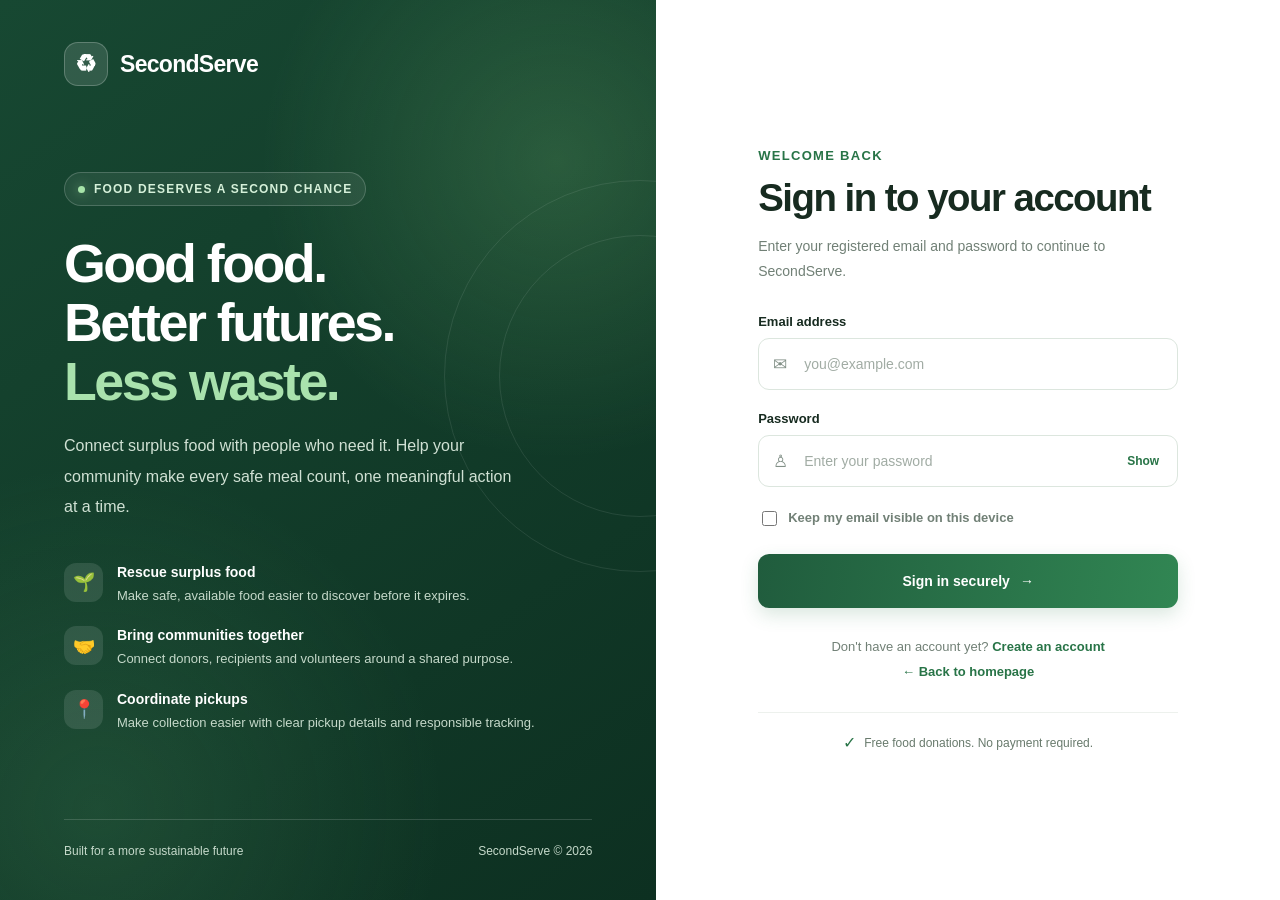
<file: src/main/resources/static/login.html>
<!DOCTYPE html>
<html lang="en">
<head>
    <meta charset="UTF-8">
    <meta name="viewport" content="width=device-width, initial-scale=1.0">

    <meta name="theme-color" content="#123d2a">
    <meta name="description"
          content="Sign in to SecondServe to rescue surplus food and connect it with people who need it.">

    <title>Sign In | SecondServe</title>

    <style>
        :root {
            --green-950: #123d2a;
            --green-900: #174832;
            --green-800: #205c3d;
            --green-700: #287447;
            --green-600: #318653;
            --green-100: #e5f4e8;
            --green-50: #f3faf4;
            --text: #172b20;
            --muted: #718076;
            --border: #dce6de;
            --white: #ffffff;
            --danger: #b42318;
            --success: #187444;
            --shadow: 0 24px 70px rgba(18, 61, 42, 0.12);
        }

        * {
            box-sizing: border-box;
        }

        body {
            margin: 0;
            min-height: 100vh;
            font-family: Inter, "Segoe UI", Arial, sans-serif;
            color: var(--text);
            background: #f7faf7;
        }

        a {
            color: inherit;
        }

        button,
        input {
            font: inherit;
        }

        button,
        a {
            -webkit-tap-highlight-color: transparent;
        }

        .page-shell {
            min-height: 100vh;
            display: grid;
            grid-template-columns: minmax(0, 1fr) minmax(420px, 0.95fr);
        }

        /* Brand panel */

        .brand-panel {
            position: relative;
            display: flex;
            flex-direction: column;
            justify-content: space-between;
            overflow: hidden;
            padding: 42px clamp(28px, 5vw, 76px);
            color: white;
            background:
                radial-gradient(
                    circle at 85% 18%,
                    rgba(120, 190, 119, 0.23),
                    transparent 32%
                ),
                radial-gradient(
                    circle at 15% 90%,
                    rgba(91, 166, 112, 0.18),
                    transparent 35%
                ),
                linear-gradient(145deg, #174832, #0d3021);
        }

        .brand-panel::before,
        .brand-panel::after {
            content: "";
            position: absolute;
            border: 1px solid rgba(255, 255, 255, 0.09);
            border-radius: 50%;
            pointer-events: none;
        }

        .brand-panel::before {
            width: 390px;
            height: 390px;
            right: -180px;
            top: 20%;
        }

        .brand-panel::after {
            width: 280px;
            height: 280px;
            right: -125px;
            top: calc(20% + 55px);
        }

        .brand,
        .brand-content,
        .brand-footer {
            position: relative;
            z-index: 1;
        }

        .brand {
            display: inline-flex;
            align-items: center;
            gap: 12px;
            width: fit-content;
            text-decoration: none;
            font-size: 23px;
            font-weight: 800;
            letter-spacing: -0.7px;
        }

        .brand-mark {
            display: grid;
            place-items: center;
            width: 44px;
            height: 44px;
            border: 1px solid rgba(255, 255, 255, 0.22);
            border-radius: 14px;
            background: rgba(255, 255, 255, 0.12);
            font-size: 24px;
        }

        .brand-content {
            max-width: 560px;
            padding: 58px 0;
        }

        .eyebrow {
            display: inline-flex;
            align-items: center;
            gap: 9px;
            padding: 9px 13px;
            border: 1px solid rgba(255, 255, 255, 0.18);
            border-radius: 100px;
            background: rgba(255, 255, 255, 0.07);
            color: #d5f0d9;
            font-size: 12px;
            font-weight: 700;
            letter-spacing: 1.2px;
            text-transform: uppercase;
        }

        .eyebrow-dot {
            width: 7px;
            height: 7px;
            border-radius: 50%;
            background: #a7e4a9;
            box-shadow: 0 0 12px rgba(167, 228, 169, 0.65);
        }

        .brand-content h1 {
            max-width: 540px;
            margin: 28px 0 20px;
            font-size: clamp(38px, 4.2vw, 61px);
            line-height: 1.1;
            letter-spacing: -2.5px;
            font-weight: 800;
        }

        .brand-content h1 span {
            color: #a9e2ad;
        }

        .brand-description {
            max-width: 455px;
            margin: 0;
            color: #d0e1d4;
            font-size: 16px;
            line-height: 1.9;
        }

        .benefits {
            display: grid;
            gap: 20px;
            margin-top: 40px;
        }

        .benefit {
            display: flex;
            align-items: flex-start;
            gap: 14px;
        }

        .benefit-icon {
            flex-shrink: 0;
            display: grid;
            place-items: center;
            width: 39px;
            height: 39px;
            border-radius: 12px;
            background: rgba(255, 255, 255, 0.11);
            font-size: 18px;
        }

        .benefit strong {
            display: block;
            margin: 1px 0 5px;
            font-size: 14px;
        }

        .benefit p {
            margin: 0;
            color: #c5d9ca;
            font-size: 13px;
            line-height: 1.65;
        }

        .brand-footer {
            display: flex;
            justify-content: space-between;
            flex-wrap: wrap;
            gap: 12px;
            padding-top: 24px;
            border-top: 1px solid rgba(255, 255, 255, 0.15);
            color: #c5d9ca;
            font-size: 12px;
        }

        /* Login panel */

        .form-panel {
            display: flex;
            flex-direction: column;
            justify-content: center;
            align-items: center;
            padding: 44px clamp(24px, 5vw, 80px);
            background: #ffffff;
        }

        .form-wrap {
            width: 100%;
            max-width: 420px;
        }

        .mobile-brand {
            display: none;
            margin-bottom: 36px;
            color: var(--green-900);
            text-decoration: none;
            font-size: 22px;
            font-weight: 800;
        }

        .form-heading {
            margin-bottom: 30px;
        }

        .form-heading .welcome {
            margin: 0 0 12px;
            color: var(--green-700);
            font-size: 13px;
            font-weight: 800;
            letter-spacing: 1.3px;
            text-transform: uppercase;
        }

        .form-heading h2 {
            margin: 0;
            font-size: clamp(30px, 3vw, 39px);
            line-height: 1.2;
            letter-spacing: -1.5px;
        }

        .form-heading > p:last-child {
            margin: 13px 0 0;
            color: var(--muted);
            font-size: 14px;
            line-height: 1.8;
        }

        .field {
            margin-bottom: 21px;
        }

        .field-header {
            display: flex;
            justify-content: space-between;
            align-items: center;
            gap: 12px;
            margin-bottom: 9px;
        }

        label {
            font-size: 13px;
            font-weight: 750;
        }

        .input-wrap {
            position: relative;
        }

        .input-icon {
            position: absolute;
            left: 15px;
            top: 50%;
            transform: translateY(-50%);
            color: #829087;
            font-size: 17px;
            pointer-events: none;
        }

        .input-wrap input {
            display: block;
            width: 100%;
            min-height: 52px;
            padding: 13px 48px 13px 45px;
            border: 1px solid var(--border);
            border-radius: 11px;
            outline: none;
            background: #ffffff;
            color: var(--text);
            font-size: 14px;
            transition: border-color 0.2s, box-shadow 0.2s,
                        background 0.2s;
        }

        .input-wrap input::placeholder {
            color: #a1aca4;
        }

        .input-wrap input:hover {
            border-color: #b8cbbd;
        }

        .input-wrap input:focus {
            border-color: var(--green-600);
            box-shadow: 0 0 0 4px rgba(49, 134, 83, 0.11);
        }

        .input-wrap input[aria-invalid="true"] {
            border-color: #dc6b64;
        }

        .toggle-password {
            position: absolute;
            top: 50%;
            right: 12px;
            transform: translateY(-50%);
            padding: 7px;
            border: none;
            border-radius: 6px;
            background: transparent;
            color: var(--green-700);
            font-size: 12px;
            font-weight: 750;
            cursor: pointer;
        }

        .toggle-password:hover {
            background: var(--green-50);
        }

        .field-error {
            display: block;
            min-height: 0;
            margin-top: 6px;
            color: var(--danger);
            font-size: 12px;
            line-height: 1.5;
        }

        .field-error:empty {
            display: none;
        }

        .form-options {
            display: flex;
            align-items: center;
            gap: 8px;
            margin: 2px 0 25px;
            color: var(--muted);
            font-size: 12px;
            line-height: 1.6;
        }

        .form-options input {
            width: 15px;
            height: 15px;
            flex-shrink: 0;
            accent-color: var(--green-700);
        }

        .primary-button {
            position: relative;
            display: flex;
            justify-content: center;
            align-items: center;
            gap: 10px;
            width: 100%;
            min-height: 54px;
            padding: 14px 18px;
            border: none;
            border-radius: 11px;
            background: linear-gradient(
                100deg,
                var(--green-800),
                var(--green-600)
            );
            color: white;
            font-size: 14px;
            font-weight: 800;
            cursor: pointer;
            box-shadow: 0 7px 18px rgba(40, 116, 71, 0.17);
            transition: transform 0.2s, box-shadow 0.2s,
                        opacity 0.2s;
        }

        .primary-button:hover:not(:disabled) {
            transform: translateY(-1px);
            box-shadow: 0 11px 24px rgba(40, 116, 71, 0.24);
        }

        .primary-button:focus-visible,
        .toggle-password:focus-visible,
        a:focus-visible {
            outline: 3px solid #82c995;
            outline-offset: 3px;
        }

        .primary-button:disabled {
            cursor: wait;
            opacity: 0.75;
        }

        .spinner {
            display: none;
            width: 17px;
            height: 17px;
            border: 2px solid rgba(255, 255, 255, 0.4);
            border-top-color: white;
            border-radius: 50%;
            animation: spin 0.7s linear infinite;
        }

        .primary-button.loading .spinner {
            display: inline-block;
        }

        @keyframes spin {
            to {
                transform: rotate(360deg);
            }
        }

        .status-message {
            display: none;
            margin-top: 17px;
            padding: 13px 14px;
            border: 1px solid transparent;
            border-radius: 10px;
            font-size: 13px;
            line-height: 1.7;
            overflow-wrap: anywhere;
        }

        .status-message.visible {
            display: block;
        }

        .status-message.error {
            border-color: #f2ceca;
            background: #fff5f4;
            color: var(--danger);
        }

        .status-message.success {
            border-color: #c7e7d0;
            background: #f0faf2;
            color: var(--success);
        }

        .status-message.info {
            border-color: #d6e5d9;
            background: #f4f8f4;
            color: var(--green-900);
        }

        .create-account {
            margin: 27px 0 0;
            text-align: center;
            color: var(--muted);
            font-size: 13px;
            line-height: 1.9;
        }

        .create-account a {
            color: var(--green-700);
            font-weight: 800;
            text-decoration: none;
        }

        .create-account a:hover {
            text-decoration: underline;
        }

        .free-note {
            display: flex;
            align-items: center;
            justify-content: center;
            gap: 8px;
            margin-top: 28px;
            padding-top: 20px;
            border-top: 1px solid #edf1ed;
            color: #687a6c;
            font-size: 12px;
            text-align: center;
        }

        .free-note span {
            color: var(--green-700);
            font-size: 16px;
        }

        /* Responsive layout */

        @media (max-width: 1000px) {
            .page-shell {
                grid-template-columns: minmax(0, 0.9fr) minmax(400px, 1.1fr);
            }

            .brand-panel {
                padding: 34px 30px;
            }

            .brand-content h1 {
                font-size: 42px;
                letter-spacing: -1.8px;
            }

            .form-panel {
                padding: 38px 32px;
            }
        }

        @media (max-width: 760px) {
            .page-shell {
                display: block;
            }

            .brand-panel {
                display: none;
            }

            .form-panel {
                min-height: 100vh;
                padding: 34px 22px;
            }

            .form-wrap {
                max-width: 440px;
            }

            .mobile-brand {
                display: inline-block;
            }

            .form-heading h2 {
                font-size: 34px;
            }
        }

        @media (max-width: 380px) {
            .form-panel {
                padding: 25px 16px;
            }

            .form-heading h2 {
                font-size: 30px;
            }

            .input-wrap input {
                font-size: 13px;
            }
        }

        @media (prefers-reduced-motion: reduce) {
            *,
            *::before,
            *::after {
                scroll-behavior: auto !important;
                animation-duration: 0.01ms !important;
                transition-duration: 0.01ms !important;
            }
        }
    </style>
</head>

<body>
    <main class="page-shell">

        <!-- Left-side brand and product information -->
        <section class="brand-panel" aria-label="About SecondServe">

            <a class="brand" href="index.html" aria-label="SecondServe home">
                <span class="brand-mark" aria-hidden="true">♻</span>
                <span>SecondServe</span>
            </a>

            <div class="brand-content">
                <div class="eyebrow">
                    <span class="eyebrow-dot"></span>
                    Food deserves a second chance
                </div>

                <h1>
                    Good food.<br>
                    Better futures.<br>
                    <span>Less waste.</span>
                </h1>

                <p class="brand-description">
                    Connect surplus food with people who need it.
                    Help your community make every safe meal count,
                    one meaningful action at a time.
                </p>

                <div class="benefits">
                    <div class="benefit">
                        <div class="benefit-icon" aria-hidden="true">🌱</div>
                        <div>
                            <strong>Rescue surplus food</strong>
                            <p>Make safe, available food easier to discover
                               before it expires.</p>
                        </div>
                    </div>

                    <div class="benefit">
                        <div class="benefit-icon" aria-hidden="true">🤝</div>
                        <div>
                            <strong>Bring communities together</strong>
                            <p>Connect donors, recipients and volunteers
                               around a shared purpose.</p>
                        </div>
                    </div>

                    <div class="benefit">
                        <div class="benefit-icon" aria-hidden="true">📍</div>
                        <div>
                            <strong>Coordinate pickups</strong>
                            <p>Make collection easier with clear pickup
                               details and responsible tracking.</p>
                        </div>
                    </div>
                </div>
            </div>

            <footer class="brand-footer">
                <span>Built for a more sustainable future</span>
                <span>SecondServe © 2026</span>
            </footer>
        </section>

        <!-- Login form -->
        <section class="form-panel" aria-labelledby="loginTitle">

            <div class="form-wrap">

                <a class="mobile-brand" href="index.html">
                    ♻ SecondServe
                </a>

                <header class="form-heading">
                    <p class="welcome">Welcome back</p>
                    <h2 id="loginTitle">Sign in to your account</h2>
                    <p>
                        Enter your registered email and password
                        to continue to SecondServe.
                    </p>
                </header>

                <form id="loginForm" novalidate>

                    <div class="field">
                        <div class="field-header">
                            <label for="email">Email address</label>
                        </div>

                        <div class="input-wrap">
                            <span class="input-icon" aria-hidden="true">✉</span>
                            <input
                                type="email"
                                id="email"
                                name="email"
                                placeholder="you@example.com"
                                autocomplete="username"
                                maxlength="254"
                                required
                                aria-describedby="emailError"
                            >
                        </div>

                        <span class="field-error" id="emailError"></span>
                    </div>

                    <div class="field">
                        <div class="field-header">
                            <label for="password">Password</label>
                        </div>

                        <div class="input-wrap">
                            <span class="input-icon" aria-hidden="true">♙</span>
                            <input
                                type="password"
                                id="password"
                                name="password"
                                placeholder="Enter your password"
                                autocomplete="current-password"
                                maxlength="72"
                                required
                                aria-describedby="passwordError"
                            >

                            <button
                                class="toggle-password"
                                type="button"
                                id="togglePassword"
                                aria-controls="password"
                                aria-pressed="false"
                            >Show</button>
                        </div>

                        <span class="field-error" id="passwordError"></span>
                    </div>

                    <div class="form-options">
                        <input type="checkbox" id="showEmailHint">
                        <label for="showEmailHint">
                            Keep my email visible on this device
                        </label>
                    </div>

                    <button
                        class="primary-button"
                        type="submit"
                        id="loginButton"
                    >
                        <span class="spinner" aria-hidden="true"></span>
                        <span id="buttonText">Sign in securely</span>
                        <span id="buttonArrow" aria-hidden="true">→</span>
                    </button>

                    <div
                        id="statusMessage"
                        class="status-message"
                        role="status"
                        aria-live="polite"
                        tabindex="-1"
                    ></div>
                </form>

                <p class="create-account">
                    Don't have an account yet?
                    <a href="index.html">Create an account</a>
                    <br>
                    <a href="index.html">← Back to homepage</a>
                </p>

                <div class="free-note">
                    <span aria-hidden="true">✓</span>
                    Free food donations. No payment required.
                </div>

            </div>
        </section>
    </main>

    <script>
        "use strict";

        const loginForm = document.getElementById("loginForm");
        const emailInput = document.getElementById("email");
        const passwordInput = document.getElementById("password");

        const emailError = document.getElementById("emailError");
        const passwordError = document.getElementById("passwordError");

        const togglePassword = document.getElementById("togglePassword");
        const loginButton = document.getElementById("loginButton");
        const buttonText = document.getElementById("buttonText");
        const buttonArrow = document.getElementById("buttonArrow");
        const statusMessage = document.getElementById("statusMessage");
        const showEmailHint = document.getElementById("showEmailHint");

        let isSubmitting = false;

        function showStatus(message, type) {
            statusMessage.textContent = message;
            statusMessage.className = "status-message visible " + type;
        }

        function clearStatus() {
            statusMessage.textContent = "";
            statusMessage.className = "status-message";
        }

        function setFieldError(input, errorElement, message) {
            errorElement.textContent = message;
            input.setAttribute("aria-invalid", message ? "true" : "false");
        }

        function validateEmail() {
            const email = emailInput.value.trim();
            const basicEmailPattern = /^[^\s@]+@[^\s@]+\.[^\s@]+$/;

            if (!email) {
                setFieldError(emailInput, emailError, "Please enter your email address.");
                return false;
            }

            if (email.length > 254 || !basicEmailPattern.test(email)) {
                setFieldError(emailInput, emailError, "Enter a valid email address.");
                return false;
            }

            setFieldError(emailInput, emailError, "");
            return true;
        }

        function validatePassword() {
            const password = passwordInput.value;

            if (!password) {
                setFieldError(
                    passwordInput,
                    passwordError,
                    "Please enter your password."
                );
                return false;
            }

            if (password.length > 72) {
                setFieldError(
                    passwordInput,
                    passwordError,
                    "The password must not exceed 72 characters."
                );
                return false;
            }

            setFieldError(passwordInput, passwordError, "");
            return true;
        }

        function setLoading(loading) {
            isSubmitting = loading;
            loginButton.disabled = loading;
            loginButton.classList.toggle("loading", loading);

            buttonText.textContent = loading
                ? "Signing you in..."
                : "Sign in securely";

            buttonArrow.style.display = loading ? "none" : "inline";
        }

        togglePassword.addEventListener("click", function () {
            const shouldShow = passwordInput.type === "password";

            passwordInput.type = shouldShow ? "text" : "password";
            togglePassword.textContent = shouldShow ? "Hide" : "Show";
            togglePassword.setAttribute(
                "aria-pressed",
                String(shouldShow)
            );
        });

        emailInput.addEventListener("input", function () {
            if (emailError.textContent) {
                validateEmail();
            }
        });

        passwordInput.addEventListener("input", function () {
            if (passwordError.textContent) {
                validatePassword();
            }
        });

        showEmailHint.addEventListener("change", function () {
            emailInput.autocomplete = showEmailHint.checked
                ? "username"
                : "off";
        });

        loginForm.addEventListener("submit", async function (event) {
            event.preventDefault();

            if (isSubmitting) {
                return;
            }

            clearStatus();

            const emailValid = validateEmail();
            const passwordValid = validatePassword();

            if (!emailValid || !passwordValid) {
                showStatus(
                    "Please correct the highlighted fields and try again.",
                    "error"
                );

                if (!emailValid) {
                    emailInput.focus();
                } else {
                    passwordInput.focus();
                }

                return;
            }

            setLoading(true);

            try {
                const response = await fetch("/api/auth/login", {
                    method: "POST",
                    headers: {
                        "Content-Type": "application/json",
                        "Accept": "application/json"
                    },
                    credentials: "same-origin",
                    body: JSON.stringify({
                        email: emailInput.value.trim(),
                        password: passwordInput.value
                    })
                });

                let data;

                try {
                    data = await response.json();
                } catch {
                    throw new Error(
                        "The server returned an unexpected response. Please try again."
                    );
                }

                if (!response.ok) {
                    if (response.status === 401) {
                        throw new Error(
                            "The email or password is incorrect. Please check your details."
                        );
                    }

                    if (response.status === 400) {
                        throw new Error(
                            data.message ||
                            "Please check the information you entered."
                        );
                    }

                    if (response.status >= 500) {
                        throw new Error(
                            "A server error occurred. Please try again later."
                        );
                    }

                    throw new Error(
                        data.message || "We couldn't sign you in. Please try again."
                    );
                }

                
if (!data || !data.fullName || !data.role) {
    throw new Error(
        "The server response is incomplete. Please contact support."
    );
}

passwordInput.value = "";

// Verify that the server has established the login session.
const sessionResponse = await fetch("/api/auth/me", {
    method: "GET",
    credentials: "same-origin",
    headers: {
        "Accept": "application/json"
    }
});

if (!sessionResponse.ok) {
    throw new Error(
        "Login succeeded, but your session could not be verified. Please try again."
    );
}

const currentUser = await sessionResponse.json();

const dashboardUrls = {
    DONOR: "/donor-dashboard.html",
    RECIPIENT: "/recipient-dashboard.html"
};

const destination = dashboardUrls[currentUser.role];

if (destination) {
    showStatus(
        "Welcome, " + currentUser.fullName +
        "! Redirecting you to your dashboard...",
        "success"
    );

    window.location.replace(destination);
} else {
    showStatus(
        "Your account is signed in, but a dashboard is not available for the role: " +
        currentUser.role + ".",
        "info"
    );
}

            } catch (error) {
                if (error instanceof TypeError) {
                    showStatus(
                        "Unable to reach SecondServe. Check that the application is running and try again.",
                        "error"
                    );
                } else {
                    showStatus(
                        error.message || "Something went wrong. Please try again.",
                        "error"
                    );
                }
            } finally {
                setLoading(false);
            }
        });
    </script>
</body>
</html>
</file>
